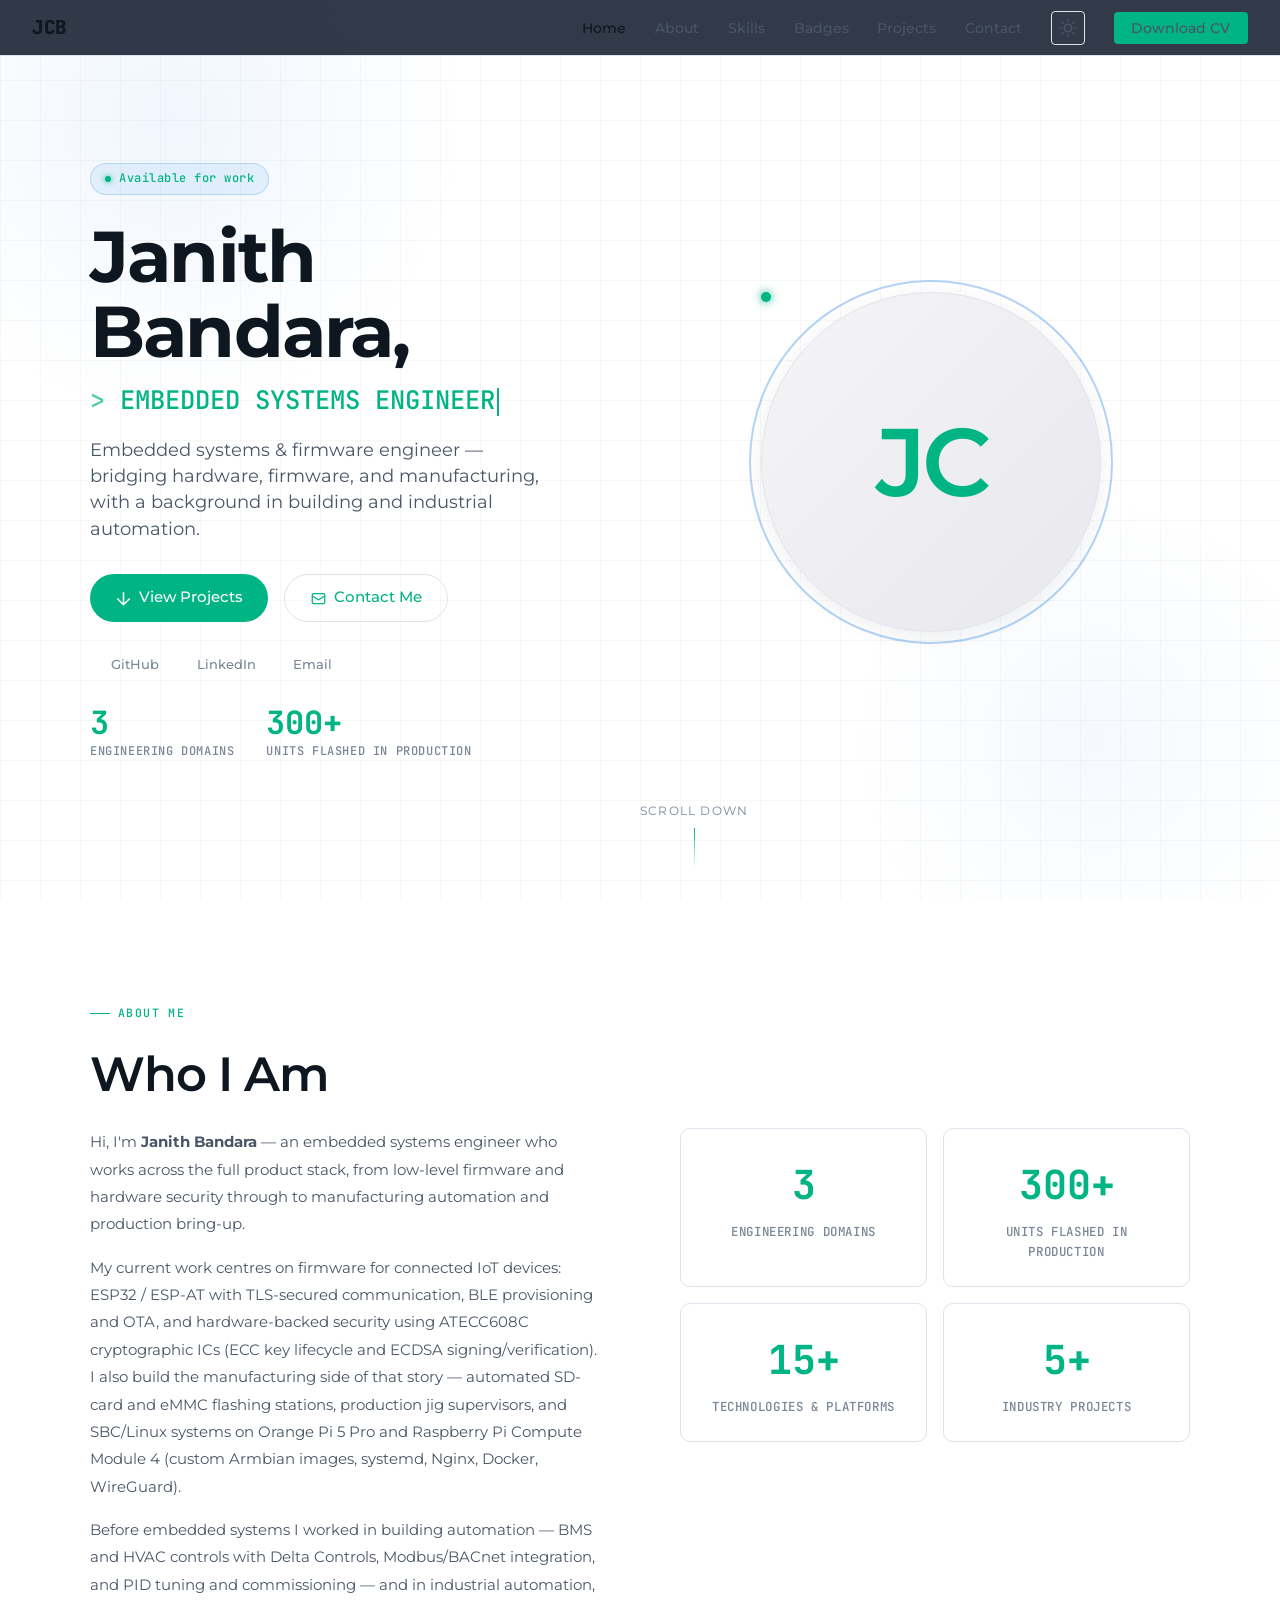
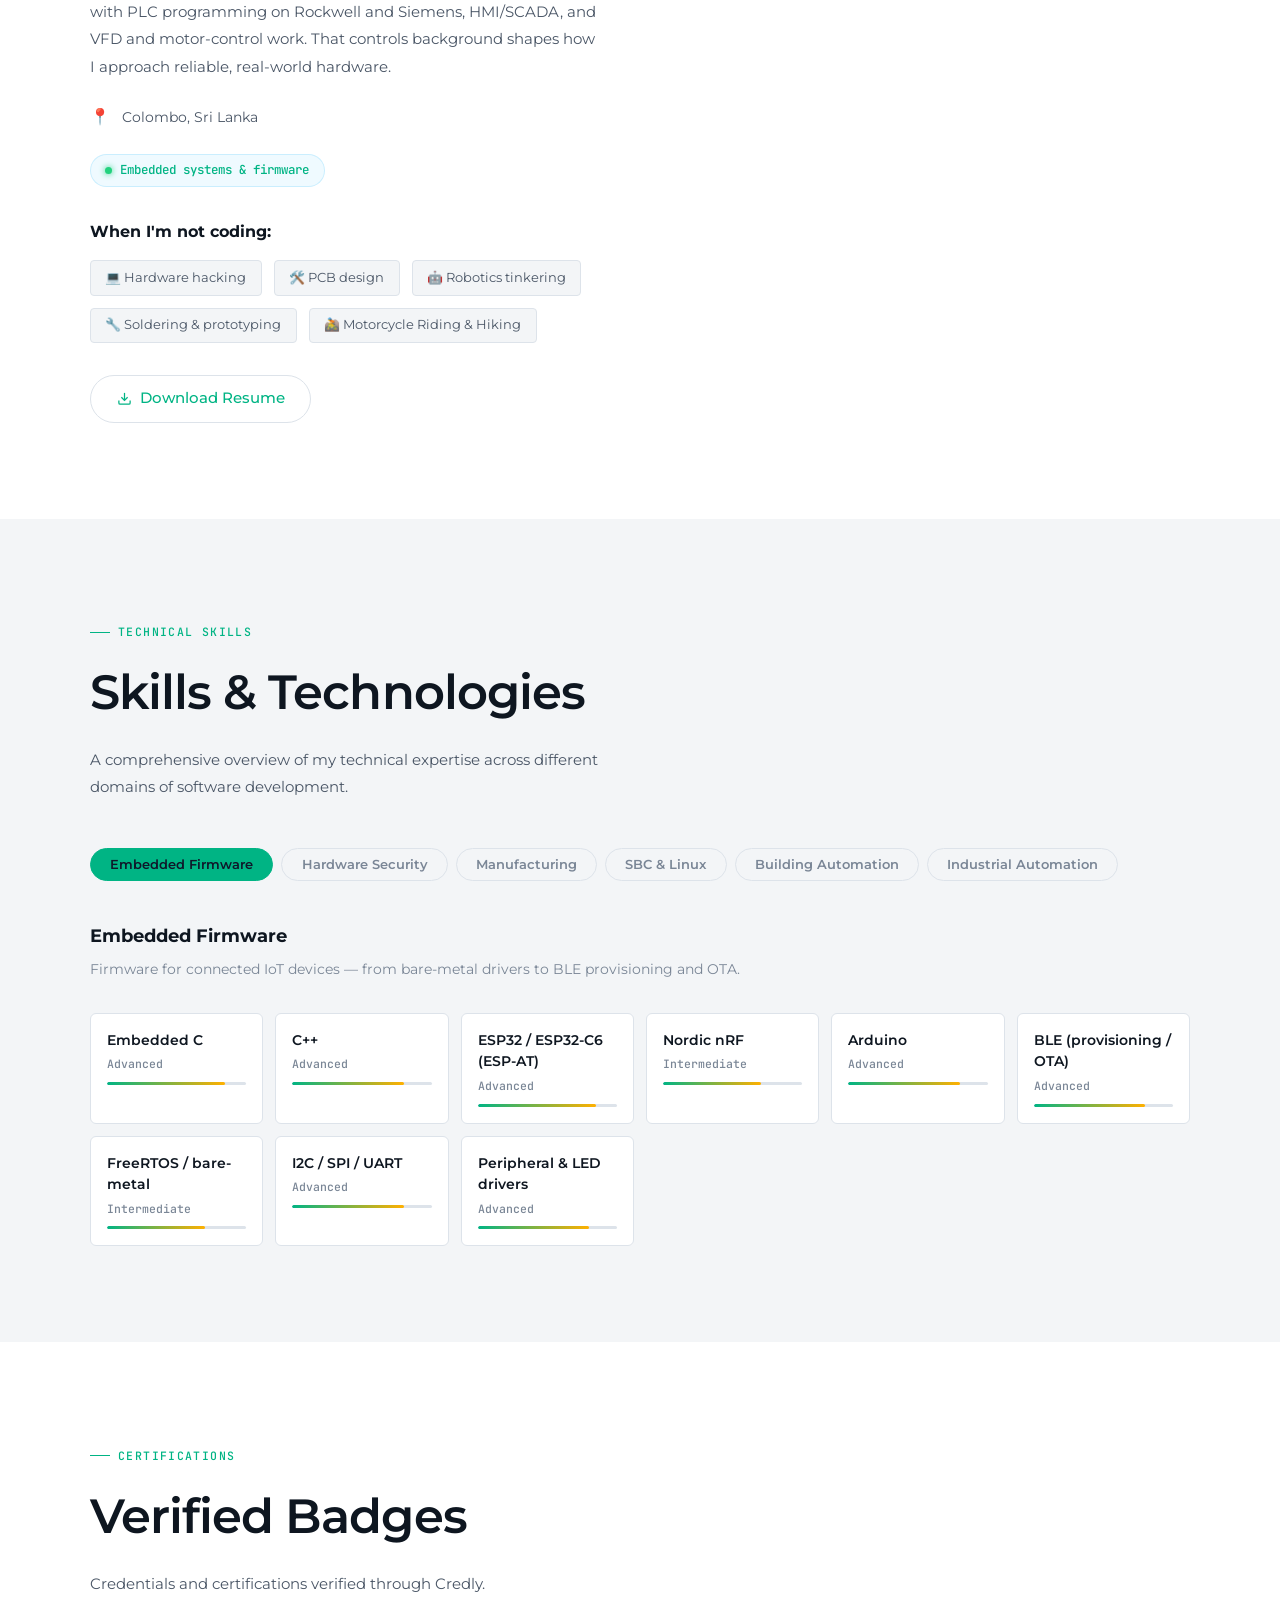
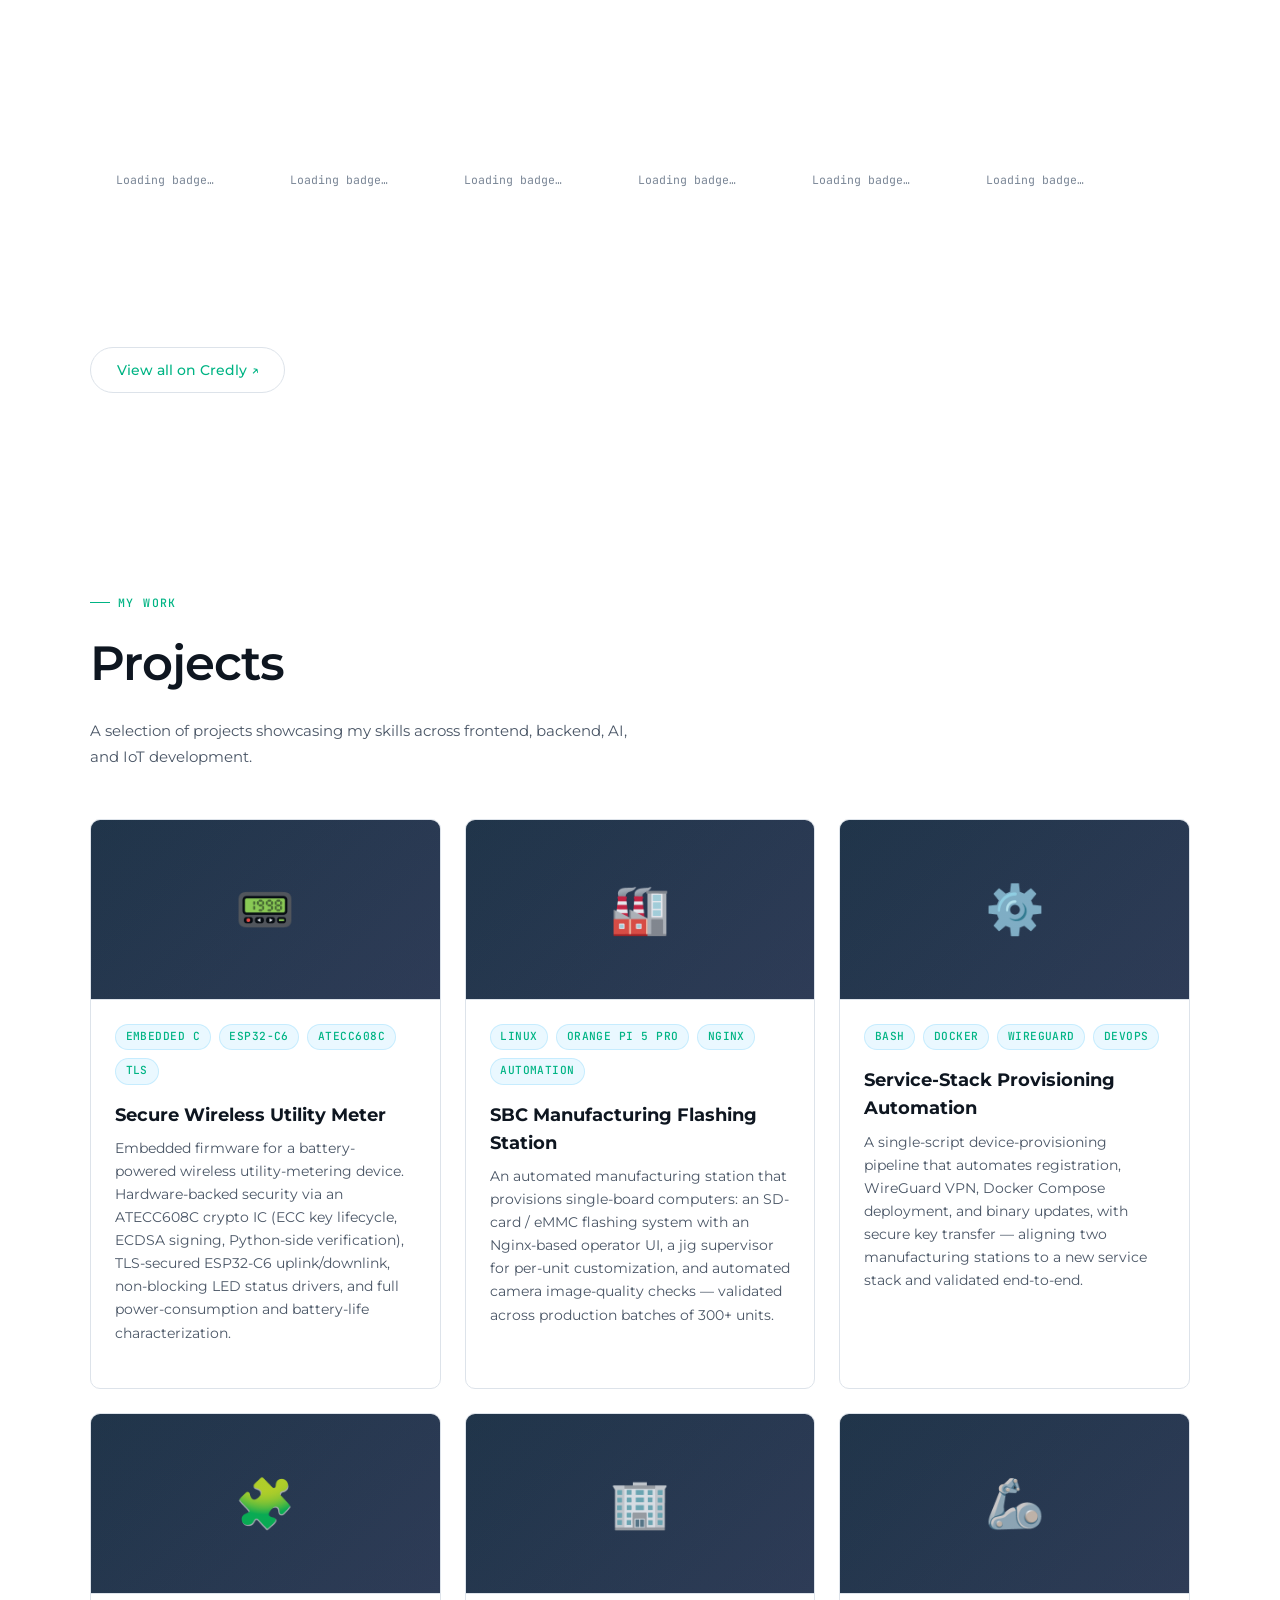
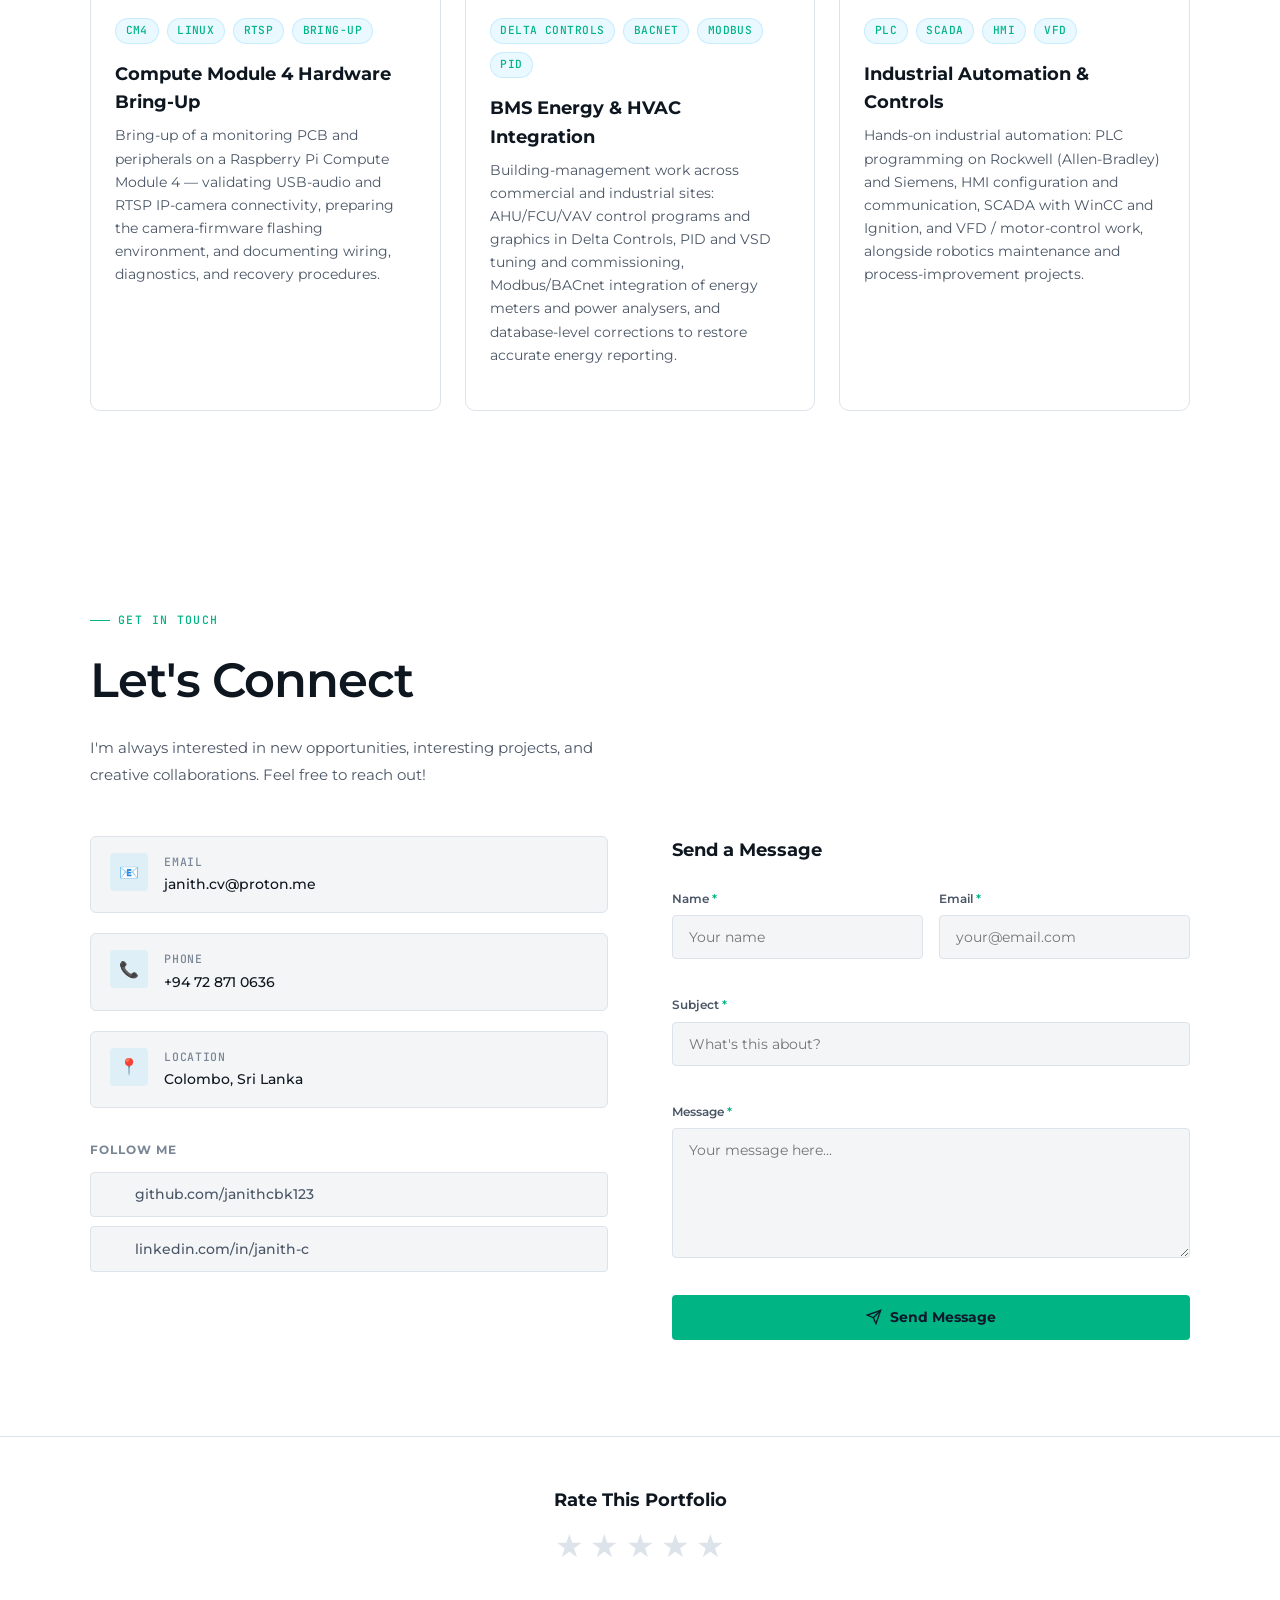
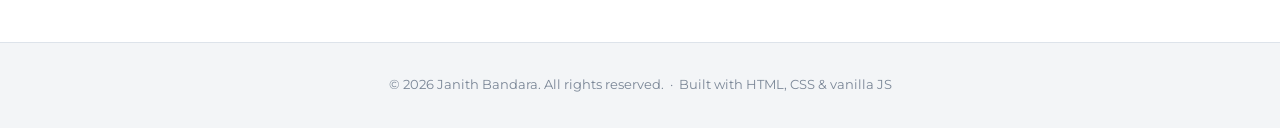
<file: index.html>
<!DOCTYPE html>
<html lang="en" data-theme="dark">
<head>
  <meta charset="UTF-8" />
  <meta name="viewport" content="width=device-width, initial-scale=1.0" />

  <!-- ── SEO / Meta ── -->
  <title>Janith Bandara — Embedded Systems Engineer</title>
  <meta name="description" content="Embedded systems & firmware engineer — firmware, hardware security, and manufacturing automation, with a background in building and industrial automation." />
  <meta name="keywords" content="Embedded Systems, Firmware, ESP32, BLE, Hardware Security, Manufacturing Automation, PLC, SCADA, BMS, IoT" />
  <meta name="author" content="Janith Bandara" />
  <meta name="theme-color" content="#ffffff" />

  <!-- ── Open Graph ── -->
  <meta property="og:type" content="website" />
  <meta property="og:title" content="Janith Bandara — Embedded Systems Engineer" />
  <meta property="og:description" content="Embedded systems & firmware engineer — firmware, hardware security, and manufacturing automation." />
  <meta property="og:image" content="assets/og-image.png" />

  <!-- ── Twitter Card ── -->
  <meta name="twitter:card" content="summary_large_image" />
  <meta name="twitter:title" content="Janith Bandara — Embedded Systems Engineer" />
  <meta name="twitter:description" content="Embedded systems & firmware engineer — firmware, hardware security, and manufacturing automation." />

  <!-- ── Favicon (inline SVG — accent dot) ── -->
  <link rel="icon" href="data:image/svg+xml,<svg xmlns='http://www.w3.org/2000/svg' viewBox='0 0 100 100'><rect width='100' height='100' rx='22' fill='%23f5f5f7'/><text x='50' y='70' font-size='58' font-family='sans-serif' font-weight='bold' fill='%230071e3' text-anchor='middle'>J</text></svg>" />

  <!-- ── Fonts ── -->
  <link rel="preconnect" href="https://fonts.googleapis.com" />
  <link rel="preconnect" href="https://fonts.gstatic.com" crossorigin />
  <link href="https://fonts.googleapis.com/css2?family=Montserrat:wght@300;400;500;600;700;800&family=JetBrains+Mono:wght@400;500;600;700&display=swap" rel="stylesheet" />

  <!-- ── Styles (modular) ── -->
  <link rel="stylesheet" href="css/variables.css" />
  <link rel="stylesheet" href="css/base.css" />
  <link rel="stylesheet" href="css/nav.css" />
  <link rel="stylesheet" href="css/hero.css" />
  <link rel="stylesheet" href="css/about.css" />
  <link rel="stylesheet" href="css/skills.css" />
  <link rel="stylesheet" href="css/badges.css" />
  <link rel="stylesheet" href="css/projects.css" />
  <link rel="stylesheet" href="css/contact.css" />
  <link rel="stylesheet" href="css/footer.css" />
</head>
<body>

  <!-- ══════════ BOOT SEQUENCE ══════════ -->
  <div class="boot-screen" id="boot-screen">
    <div class="boot-terminal" id="boot-terminal"></div>
  </div>

  <!-- Scroll progress bar -->
  <div class="scroll-progress" id="scroll-progress"></div>

  <!-- ══════════ NAV ══════════ -->
  <nav id="nav">
    <a href="#home" class="nav-logo">JCB</a>
    <ul class="nav-links" id="navLinks">
      <li></li>
      <li><a href="#home">Home</a></li>
      <li><a href="#about">About</a></li>
      <li><a href="#skills">Skills</a></li>
      <li><a href="#badges">Badges</a></li>
      <li><a href="#projects">Projects</a></li>
      <li><a href="#contact">Contact</a></li>
      <li>
        <button class="theme-toggle" id="theme-toggle" aria-label="Toggle dark/light theme" title="Toggle theme">
          <svg class="theme-icon-sun" width="18" height="18" viewBox="0 0 24 24" fill="none" stroke="currentColor" stroke-width="2" stroke-linecap="round" stroke-linejoin="round"><circle cx="12" cy="12" r="5"/><line x1="12" y1="1" x2="12" y2="3"/><line x1="12" y1="21" x2="12" y2="23"/><line x1="4.22" y1="4.22" x2="5.64" y2="5.64"/><line x1="18.36" y1="18.36" x2="19.78" y2="19.78"/><line x1="1" y1="12" x2="3" y2="12"/><line x1="21" y1="12" x2="23" y2="12"/><line x1="4.22" y1="19.78" x2="5.64" y2="18.36"/><line x1="18.36" y1="5.64" x2="19.78" y2="4.22"/></svg>
          <svg class="theme-icon-moon" width="18" height="18" viewBox="0 0 24 24" fill="none" stroke="currentColor" stroke-width="2" stroke-linecap="round" stroke-linejoin="round"><path d="M21 12.79A9 9 0 1 1 11.21 3 7 7 0 0 0 21 12.79z"/></svg>
        </button>
      </li>
      <li><a href="cv.html" class="btn-cv" id="cv-btn" target="_blank" rel="noopener">Download CV</a></li>
    </ul>
    <button class="hamburger" id="hamburger" aria-label="Toggle menu">
      <span></span><span></span><span></span>
    </button>
  </nav>

  <!-- ══════════ HERO ══════════ -->
  <section id="home">
    <div class="hero-bg"></div>
    <div class="hero-content">
      <div class="hero-left">
        <div class="hero-label" id="hero-availability">Available for work</div>
        <h1 class="hero-name" id="hero-name">Janith Bandara,</h1>
        <div class="hero-role">
          <span id="typed-text">EMBEDDED SYSTEMS ENGINEER</span><span class="cursor"></span>
        </div>
        <p class="hero-desc" id="hero-tagline">Specializing in integrating AI and IoT systems with expertise in database management.</p>
        <div class="hero-btns">
          <a href="#projects" class="btn-primary">
            <svg width="15" height="15" viewBox="0 0 24 24" fill="none" stroke="currentColor" stroke-width="2.5"><path d="M2 12l10 10 10-10M12 2v20"/></svg>
            View Projects
          </a>
          <a href="#contact" class="btn-outline">
            <svg width="15" height="15" viewBox="0 0 24 24" fill="none" stroke="currentColor" stroke-width="2"><rect x="2" y="4" width="20" height="16" rx="2"/><path d="M2 8l10 6 10-6"/></svg>
            Contact Me
          </a>
        </div>
        <div class="hero-socials" id="hero-socials"></div>
        <div class="hero-stats" id="hero-stats"></div>
      </div>

      <div class="hero-right">
        <div class="hero-avatar-wrap">
          <div class="hero-avatar-ring"></div>
          <div class="avatar-placeholder" id="hero-avatar">JC</div>
        </div>
      </div>
    </div>

    <div class="scroll-hint">
      <span>Scroll down</span>
      <div class="scroll-line"></div>
    </div>
  </section>

  <!-- ══════════ ABOUT ══════════ -->
  <section id="about">
    <div class="section-inner">
      <div class="section-tag reveal">About Me</div>
      <h2 class="section-title reveal">Who I Am</h2>
      <div class="about-grid">
        <div class="about-text reveal">
          <div id="about-paragraphs"></div>
          <div class="about-meta">
            <div class="about-meta-item"><span>📍</span><span id="about-location">Colombo, Sri Lanka</span></div>
          </div>
          <div class="status-badge">
            <span class="status-dot"></span>
            Embedded systems &amp; firmware
          </div>
          <div class="hobbies-title">When I'm not coding:</div>
          <div class="hobbies" id="about-hobbies"></div>
          <div style="margin-top:2rem;">
            <a href="cv.html" class="btn-outline" style="width:fit-content;display:inline-flex;" target="_blank" rel="noopener">
              <svg width="15" height="15" viewBox="0 0 24 24" fill="none" stroke="currentColor" stroke-width="2"><path d="M21 15v4a2 2 0 0 1-2 2H5a2 2 0 0 1-2-2v-4"/><polyline points="7 10 12 15 17 10"/><line x1="12" y1="15" x2="12" y2="3"/></svg>
              Download Resume
            </a>
          </div>
        </div>
        <div class="reveal" style="--reveal-delay:.15s">
          <div class="about-stats" id="about-stats"></div>
        </div>
      </div>
    </div>
  </section>

  <!-- ══════════ SKILLS ══════════ -->
  <section id="skills">
    <div class="section-inner">
      <div class="section-tag reveal">Technical Skills</div>
      <h2 class="section-title reveal">Skills &amp; Technologies</h2>
      <p class="section-desc reveal">A comprehensive overview of my technical expertise across different domains of software development.</p>
      <div class="skills-tabs reveal" id="skills-tabs"></div>
      <div class="reveal" id="skills-panels"></div>
    </div>
  </section>

  <!-- ══════════ BADGES ══════════ -->
  <section id="badges">
    <div class="section-inner">
      <div class="section-tag reveal">Certifications</div>
      <h2 class="section-title reveal">Verified Badges</h2>
      <p class="section-desc reveal">Credentials and certifications verified through Credly.</p>
      <div class="badges-grid reveal" id="badges-grid"></div>
      <div class="reveal" id="badges-cta" style="margin-top:2rem;"></div>
    </div>
  </section>

  <!-- ══════════ PROJECTS ══════════ -->
  <section id="projects">
    <div class="section-inner">
      <div class="section-tag reveal">My Work</div>
      <h2 class="section-title reveal">Projects</h2>
      <p class="section-desc reveal">A selection of projects showcasing my skills across frontend, backend, AI, and IoT development.</p>
      <div class="projects-grid" id="projects-grid"></div>
    </div>
  </section>

  <!-- ══════════ CONTACT ══════════ -->
  <section id="contact">
    <div class="section-inner">
      <div class="section-tag reveal">Get in Touch</div>
      <h2 class="section-title reveal">Let's Connect</h2>
      <p class="section-desc reveal">I'm always interested in new opportunities, interesting projects, and creative collaborations. Feel free to reach out!</p>

      <div class="contact-grid">
        <div class="reveal">
          <div class="contact-info-items" id="contact-info"></div>
          <div class="social-links-title">Follow Me</div>
          <div class="social-links" id="contact-socials"></div>
        </div>

        <div class="reveal" style="--reveal-delay:.15s">
          <div class="form-heading">Send a Message</div>
          <div class="contact-form" id="contact-form">
            <div class="form-row">
              <div class="form-group">
                <label class="form-label" for="cf-name">Name <span>*</span></label>
                <input type="text" class="form-input" id="cf-name" placeholder="Your name" />
                <div class="form-error"></div>
              </div>
              <div class="form-group">
                <label class="form-label" for="cf-email">Email <span>*</span></label>
                <input type="email" class="form-input" id="cf-email" placeholder="your@email.com" />
                <div class="form-error"></div>
              </div>
            </div>
            <div class="form-group">
              <label class="form-label" for="cf-subject">Subject <span>*</span></label>
              <input type="text" class="form-input" id="cf-subject" placeholder="What's this about?" />
              <div class="form-error"></div>
            </div>
            <div class="form-group">
              <label class="form-label" for="cf-message">Message <span>*</span></label>
              <textarea class="form-textarea" id="cf-message" placeholder="Your message here..."></textarea>
              <div class="form-error"></div>
            </div>
            <button class="btn-send" id="cf-submit" type="button">
              <svg width="16" height="16" viewBox="0 0 24 24" fill="none" stroke="currentColor" stroke-width="2"><line x1="22" y1="2" x2="11" y2="13"/><polygon points="22 2 15 22 11 13 2 9 22 2"/></svg>
              Send Message
            </button>
          </div>
        </div>
      </div>
    </div>
  </section>

  <!-- ══════════ RATE PORTFOLIO ══════════ -->
  <div class="rate-portfolio" id="rate-portfolio">
    <div class="rate-inner">
      <div class="rate-title">Rate This Portfolio</div>
      <div class="rate-stars" id="rate-stars" role="radiogroup" aria-label="Rate this portfolio from 1 to 5 stars">
        <button class="rate-star" data-value="1" aria-label="1 star" type="button">★</button>
        <button class="rate-star" data-value="2" aria-label="2 stars" type="button">★</button>
        <button class="rate-star" data-value="3" aria-label="3 stars" type="button">★</button>
        <button class="rate-star" data-value="4" aria-label="4 stars" type="button">★</button>
        <button class="rate-star" data-value="5" aria-label="5 stars" type="button">★</button>
      </div>
      <div class="rate-feedback" id="rate-feedback"></div>
    </div>
  </div>

  <!-- ══════════ FOOTER ══════════ -->
  <footer>
    <p>© <span id="year">2025</span> Janith Bandara. All rights reserved. &nbsp;·&nbsp; Built with HTML, CSS &amp; vanilla JS</p>
  </footer>

  <!-- Back-to-top -->
  <button class="back-to-top" id="back-to-top" aria-label="Back to top">
    <svg width="18" height="18" viewBox="0 0 24 24" fill="none" stroke="currentColor" stroke-width="2.5"><path d="M18 15l-6-6-6 6"/></svg>
  </button>

  <!-- Toast container -->
  <div class="toast-container" id="toast-container"></div>

  <!-- ── Scripts (order matters: data first) ── -->
  <script src="js/data.js"></script>
  <script src="js/theme.js"></script>
  <script src="js/boot.js"></script>
  <script src="js/render.js"></script>
  <script src="js/typing.js"></script>
  <script src="js/skills.js"></script>
  <script src="js/nav.js"></script>
  <script src="js/contact.js"></script>
  <script src="js/rating.js"></script>
  <script src="js/animations.js"></script>
</body>
</html>
</file>
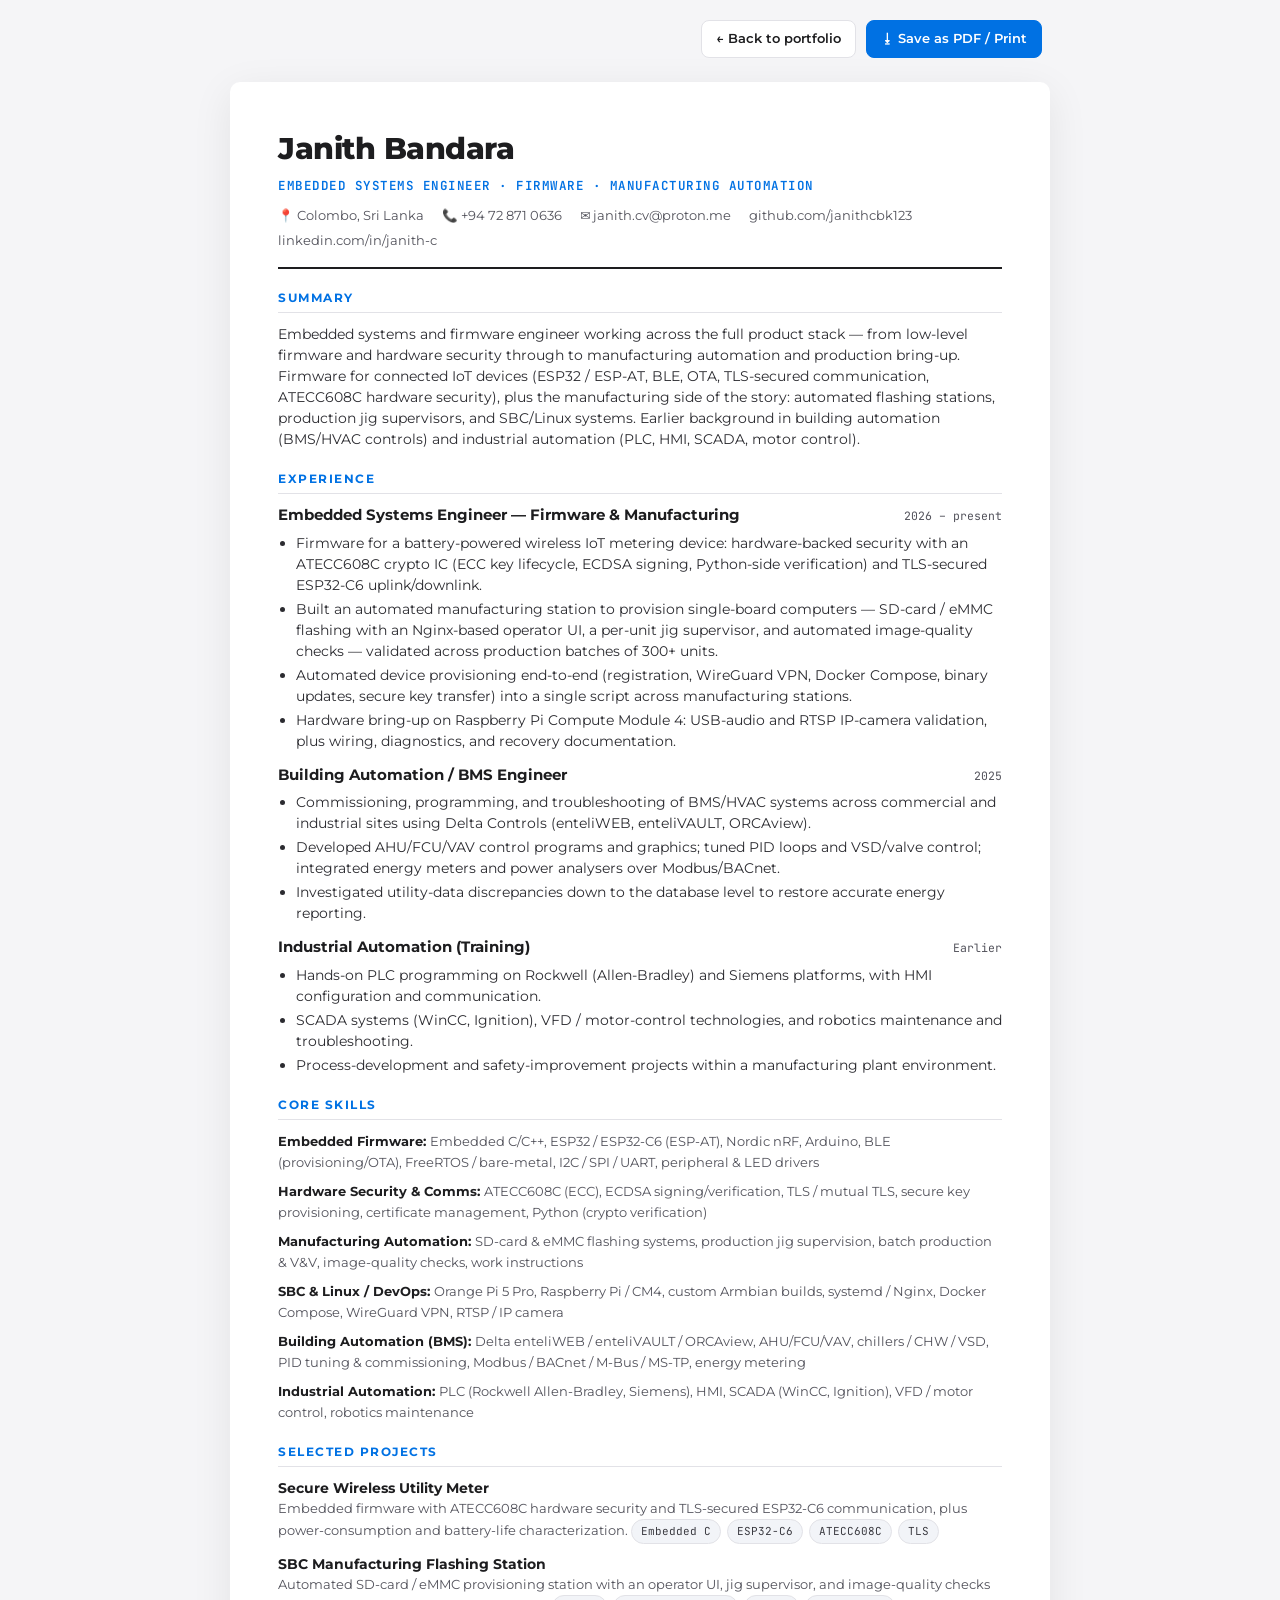
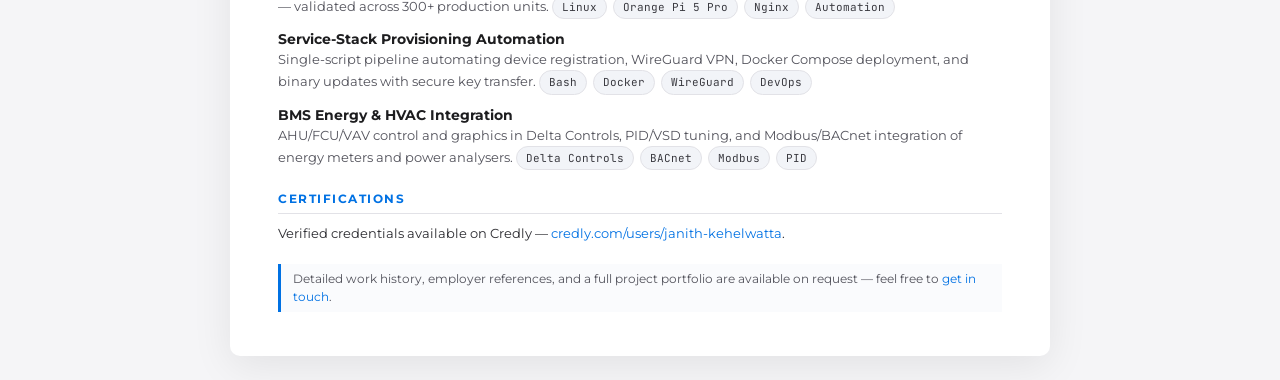
<file: cv.html>
<!DOCTYPE html>
<html lang="en">
<head>
  <meta charset="UTF-8" />
  <meta name="viewport" content="width=device-width, initial-scale=1.0" />
  <title>Janith Bandara — CV</title>
  <meta name="description" content="CV — Janith Bandara, Embedded Systems Engineer." />

  <link rel="preconnect" href="https://fonts.googleapis.com" />
  <link rel="preconnect" href="https://fonts.gstatic.com" crossorigin />
  <link href="https://fonts.googleapis.com/css2?family=Montserrat:wght@400;500;600;700;800&family=JetBrains+Mono:wght@400;500;600&display=swap" rel="stylesheet" />

  <style>
    :root {
      --accent: #0071e3;
      --ink: #1d1d1f;
      --muted: #52525b;
      --line: #e2e2e7;
      --chip: #f2f4f8;
    }
    * { box-sizing: border-box; }
    html, body { margin: 0; padding: 0; }
    body {
      font-family: 'Montserrat', system-ui, sans-serif;
      color: var(--ink);
      background: #f5f5f7;
      line-height: 1.5;
      font-size: 14px;
    }

    /* The printable sheet */
    .sheet {
      max-width: 820px;
      margin: 24px auto;
      background: #fff;
      padding: 44px 48px;
      border-radius: 10px;
      box-shadow: 0 10px 40px rgba(0,0,0,.08);
    }

    /* Toolbar (screen only) */
    .toolbar {
      max-width: 820px;
      margin: 20px auto 0;
      display: flex;
      gap: 10px;
      justify-content: flex-end;
      padding: 0 8px;
    }
    .toolbar a, .toolbar button {
      font: inherit;
      font-size: 13px;
      font-weight: 600;
      cursor: pointer;
      border: 1px solid var(--line);
      background: #fff;
      color: var(--ink);
      padding: 8px 14px;
      border-radius: 8px;
      text-decoration: none;
      display: inline-flex;
      align-items: center;
      gap: 6px;
    }
    .toolbar .print { background: var(--accent); color: #fff; border-color: var(--accent); }

    header.cv-head { border-bottom: 2px solid var(--ink); padding-bottom: 16px; margin-bottom: 20px; }
    .cv-name { font-size: 30px; font-weight: 800; letter-spacing: -.5px; margin: 0; }
    .cv-title {
      font-family: 'JetBrains Mono', monospace;
      color: var(--accent);
      font-size: 12.5px;
      font-weight: 600;
      letter-spacing: .5px;
      text-transform: uppercase;
      margin: 6px 0 12px;
    }
    .cv-contact {
      display: flex;
      flex-wrap: wrap;
      gap: 6px 18px;
      font-size: 12.5px;
      color: var(--muted);
    }
    .cv-contact a { color: var(--muted); text-decoration: none; }
    .cv-contact a:hover { color: var(--accent); }

    section { margin-bottom: 20px; }
    h2.sec {
      font-size: 12px;
      letter-spacing: 1.5px;
      text-transform: uppercase;
      color: var(--accent);
      border-bottom: 1px solid var(--line);
      padding-bottom: 5px;
      margin: 0 0 11px;
    }

    p.summary { margin: 0; color: #2b2b30; }

    .exp { margin-bottom: 13px; }
    .exp:last-child { margin-bottom: 0; }
    .exp-top { display: flex; justify-content: space-between; align-items: baseline; gap: 12px; flex-wrap: wrap; }
    .exp-role { font-weight: 700; font-size: 14.5px; }
    .exp-period { font-family: 'JetBrains Mono', monospace; font-size: 11.5px; color: var(--muted); white-space: nowrap; }
    ul.points { margin: 6px 0 0; padding-left: 18px; }
    ul.points li { margin-bottom: 3px; color: #2b2b30; }

    .skill-group { margin-bottom: 8px; }
    .skill-label { font-weight: 700; font-size: 12.5px; display: inline; }
    .skill-vals { color: var(--muted); font-size: 12.5px; }

    .chips { display: flex; flex-wrap: wrap; gap: 6px; }
    .chip {
      font-family: 'JetBrains Mono', monospace;
      font-size: 11px;
      background: var(--chip);
      border: 1px solid var(--line);
      color: #3a3a40;
      padding: 3px 9px;
      border-radius: 20px;
    }

    .proj { margin-bottom: 10px; }
    .proj-title { font-weight: 700; font-size: 13.5px; }
    .proj-desc { color: var(--muted); font-size: 12.5px; margin-top: 2px; }

    .note {
      font-size: 12px;
      color: var(--muted);
      border-left: 3px solid var(--accent);
      padding: 6px 0 6px 12px;
      background: #fafbfd;
    }

    a.inline { color: var(--accent); text-decoration: none; }
    a.inline:hover { text-decoration: underline; }

    /* ── Print / PDF ── */
    @page { size: A4; margin: 14mm; }
    @media print {
      body { background: #fff; font-size: 11.5px; }
      .toolbar { display: none; }
      .sheet { box-shadow: none; margin: 0; padding: 0; max-width: none; border-radius: 0; }
      a { color: inherit; }
      section { margin-bottom: 14px; }
    }
  </style>
</head>
<body>

  <div class="toolbar">
    <a href="index.html">← Back to portfolio</a>
    <button class="print" onclick="window.print()">⭳ Save as PDF / Print</button>
  </div>

  <main class="sheet">
    <header class="cv-head">
      <h1 class="cv-name">Janith Bandara</h1>
      <div class="cv-title">Embedded Systems Engineer · Firmware · Manufacturing Automation</div>
      <div class="cv-contact">
        <span>📍 Colombo, Sri Lanka</span>
        <a href="tel:+94728710636">📞 +94 72 871 0636</a>
        <a href="mailto:janith.cv@proton.me">✉ janith.cv@proton.me</a>
        <a href="https://github.com/janithcbk123" target="_blank" rel="noopener">github.com/janithcbk123</a>
        <a href="https://www.linkedin.com/in/janith-c/" target="_blank" rel="noopener">linkedin.com/in/janith-c</a>
      </div>
    </header>

    <section>
      <h2 class="sec">Summary</h2>
      <p class="summary">
        Embedded systems and firmware engineer working across the full product stack — from
        low-level firmware and hardware security through to manufacturing automation and
        production bring-up. Firmware for connected IoT devices (ESP32 / ESP-AT, BLE, OTA,
        TLS-secured communication, ATECC608C hardware security), plus the manufacturing side
        of the story: automated flashing stations, production jig supervisors, and SBC/Linux
        systems. Earlier background in building automation (BMS/HVAC controls) and industrial
        automation (PLC, HMI, SCADA, motor control).
      </p>
    </section>

    <section>
      <h2 class="sec">Experience</h2>

      <div class="exp">
        <div class="exp-top">
          <span class="exp-role">Embedded Systems Engineer — Firmware &amp; Manufacturing</span>
          <span class="exp-period">2026 – present</span>
        </div>
        <ul class="points">
          <li>Firmware for a battery-powered wireless IoT metering device: hardware-backed security with an ATECC608C crypto IC (ECC key lifecycle, ECDSA signing, Python-side verification) and TLS-secured ESP32-C6 uplink/downlink.</li>
          <li>Built an automated manufacturing station to provision single-board computers — SD-card / eMMC flashing with an Nginx-based operator UI, a per-unit jig supervisor, and automated image-quality checks — validated across production batches of 300+ units.</li>
          <li>Automated device provisioning end-to-end (registration, WireGuard VPN, Docker Compose, binary updates, secure key transfer) into a single script across manufacturing stations.</li>
          <li>Hardware bring-up on Raspberry Pi Compute Module 4: USB-audio and RTSP IP-camera validation, plus wiring, diagnostics, and recovery documentation.</li>
        </ul>
      </div>

      <div class="exp">
        <div class="exp-top">
          <span class="exp-role">Building Automation / BMS Engineer</span>
          <span class="exp-period">2025</span>
        </div>
        <ul class="points">
          <li>Commissioning, programming, and troubleshooting of BMS/HVAC systems across commercial and industrial sites using Delta Controls (enteliWEB, enteliVAULT, ORCAview).</li>
          <li>Developed AHU/FCU/VAV control programs and graphics; tuned PID loops and VSD/valve control; integrated energy meters and power analysers over Modbus/BACnet.</li>
          <li>Investigated utility-data discrepancies down to the database level to restore accurate energy reporting.</li>
        </ul>
      </div>

      <div class="exp">
        <div class="exp-top">
          <span class="exp-role">Industrial Automation (Training)</span>
          <span class="exp-period">Earlier</span>
        </div>
        <ul class="points">
          <li>Hands-on PLC programming on Rockwell (Allen-Bradley) and Siemens platforms, with HMI configuration and communication.</li>
          <li>SCADA systems (WinCC, Ignition), VFD / motor-control technologies, and robotics maintenance and troubleshooting.</li>
          <li>Process-development and safety-improvement projects within a manufacturing plant environment.</li>
        </ul>
      </div>
    </section>

    <section>
      <h2 class="sec">Core Skills</h2>
      <div class="skill-group"><span class="skill-label">Embedded Firmware:</span> <span class="skill-vals">Embedded C/C++, ESP32 / ESP32-C6 (ESP-AT), Nordic nRF, Arduino, BLE (provisioning/OTA), FreeRTOS / bare-metal, I2C / SPI / UART, peripheral &amp; LED drivers</span></div>
      <div class="skill-group"><span class="skill-label">Hardware Security &amp; Comms:</span> <span class="skill-vals">ATECC608C (ECC), ECDSA signing/verification, TLS / mutual TLS, secure key provisioning, certificate management, Python (crypto verification)</span></div>
      <div class="skill-group"><span class="skill-label">Manufacturing Automation:</span> <span class="skill-vals">SD-card &amp; eMMC flashing systems, production jig supervision, batch production &amp; V&amp;V, image-quality checks, work instructions</span></div>
      <div class="skill-group"><span class="skill-label">SBC &amp; Linux / DevOps:</span> <span class="skill-vals">Orange Pi 5 Pro, Raspberry Pi / CM4, custom Armbian builds, systemd / Nginx, Docker Compose, WireGuard VPN, RTSP / IP camera</span></div>
      <div class="skill-group"><span class="skill-label">Building Automation (BMS):</span> <span class="skill-vals">Delta enteliWEB / enteliVAULT / ORCAview, AHU/FCU/VAV, chillers / CHW / VSD, PID tuning &amp; commissioning, Modbus / BACnet / M-Bus / MS-TP, energy metering</span></div>
      <div class="skill-group"><span class="skill-label">Industrial Automation:</span> <span class="skill-vals">PLC (Rockwell Allen-Bradley, Siemens), HMI, SCADA (WinCC, Ignition), VFD / motor control, robotics maintenance</span></div>
    </section>

    <section>
      <h2 class="sec">Selected Projects</h2>
      <div class="proj">
        <div class="proj-title">Secure Wireless Utility Meter</div>
        <div class="proj-desc">Embedded firmware with ATECC608C hardware security and TLS-secured ESP32-C6 communication, plus power-consumption and battery-life characterization. <span class="chips" style="display:inline-flex;"><span class="chip">Embedded C</span><span class="chip">ESP32-C6</span><span class="chip">ATECC608C</span><span class="chip">TLS</span></span></div>
      </div>
      <div class="proj">
        <div class="proj-title">SBC Manufacturing Flashing Station</div>
        <div class="proj-desc">Automated SD-card / eMMC provisioning station with an operator UI, jig supervisor, and image-quality checks — validated across 300+ production units. <span class="chips" style="display:inline-flex;"><span class="chip">Linux</span><span class="chip">Orange Pi 5 Pro</span><span class="chip">Nginx</span><span class="chip">Automation</span></span></div>
      </div>
      <div class="proj">
        <div class="proj-title">Service-Stack Provisioning Automation</div>
        <div class="proj-desc">Single-script pipeline automating device registration, WireGuard VPN, Docker Compose deployment, and binary updates with secure key transfer. <span class="chips" style="display:inline-flex;"><span class="chip">Bash</span><span class="chip">Docker</span><span class="chip">WireGuard</span><span class="chip">DevOps</span></span></div>
      </div>
      <div class="proj">
        <div class="proj-title">BMS Energy &amp; HVAC Integration</div>
        <div class="proj-desc">AHU/FCU/VAV control and graphics in Delta Controls, PID/VSD tuning, and Modbus/BACnet integration of energy meters and power analysers. <span class="chips" style="display:inline-flex;"><span class="chip">Delta Controls</span><span class="chip">BACnet</span><span class="chip">Modbus</span><span class="chip">PID</span></span></div>
      </div>
    </section>

    <section>
      <h2 class="sec">Certifications</h2>
      <p class="summary" style="font-size:12.5px;">
        Verified credentials available on Credly —
        <a class="inline" href="https://www.credly.com/users/janith-kehelwatta" target="_blank" rel="noopener">credly.com/users/janith-kehelwatta</a>.
      </p>
    </section>

    <section style="margin-bottom:0;">
      <div class="note">
        Detailed work history, employer references, and a full project portfolio are available on request —
        feel free to <a class="inline" href="mailto:janith.cv@proton.me">get in touch</a>.
      </div>
    </section>
  </main>

</body>
</html>
</file>
<file: css/variables.css>
/* ============================================================
   variables.css — Design Tokens (Dual Theme, Embedded-Eng)
   ------------------------------------------------------------
   Two themes switchable via [data-theme] on <html>:
     - dark  (default) : terminal / oscilloscope aesthetic
     - light           : clean technical datasheet aesthetic
   Toggle handled by js/theme.js.
   ============================================================ */

:root {
  /* ── Shared / theme-independent ── */
  --accent:          #00e0a4;   /* circuit teal-green (signal trace) */
  --accent2:         #ffb000;   /* amber (LED / warning) */
  --accent-glow:     rgba(0, 224, 164, 0.18);
  --accent2-glow:    rgba(255, 176, 0, 0.15);

  --success:         #22d27e;
  --success-glow:    rgba(34, 210, 126, 0.18);
  --danger:          #ff5c57;

  /* Layout */
  --nav-height:      56px;
  --max-width:       1100px;
  --section-pad:     6rem 2rem;
  --radius-sm:       4px;        /* tighter, more technical corners */
  --radius-md:       6px;
  --radius-lg:       10px;
  --radius-xl:       14px;
  --radius-full:     9999px;

  /* Typography */
  --font-sans:       'Montserrat', -apple-system, BlinkMacSystemFont, sans-serif;
  --font-display:    'Montserrat', -apple-system, BlinkMacSystemFont, sans-serif;
  --font-mono:       'JetBrains Mono', 'SF Mono', 'Consolas', monospace;

  /* Transitions */
  --transition-fast: 0.18s ease;
  --transition-base: 0.28s ease;
  --transition-slow: 0.45s ease;
}

/* ════════════════════════════════════════
   DARK THEME (default) — terminal / scope
   ════════════════════════════════════════ */
[data-theme="dark"] {
  --bg-primary:      #0a0e14;   /* deep PCB black-blue */
  --bg-secondary:    #11161f;   /* panel */
  --bg-card:         #141b26;
  --bg-card-hover:   #1a2230;

  --text-primary:    #e6edf3;
  --text-secondary:  #8b9bb0;
  --text-muted:      #5c6b80;

  --border:          #232c3b;
  --border-hover:    rgba(0, 224, 164, 0.45);

  --grid-line:       rgba(255, 255, 255, 0.025);

  --shadow-card:     0 8px 30px rgba(0, 0, 0, 0.5);
  --shadow-accent:   0 0 20px rgba(0, 224, 164, 0.12);

  --nav-bg:          rgba(10, 14, 20, 0.78);
  --btn-text:        #06120e;     /* dark text on bright accent */
}

/* ════════════════════════════════════════
   LIGHT THEME — clean datasheet
   ════════════════════════════════════════ */
[data-theme="light"] {
  --bg-primary:      #ffffff;
  --bg-secondary:    #f3f5f7;
  --bg-card:         #ffffff;
  --bg-card-hover:   #f8fafb;

  --text-primary:    #0e1620;
  --text-secondary:  #4a5666;
  --text-muted:      #7a8696;

  --border:          #dde3ea;
  --border-hover:    rgba(0, 180, 132, 0.5);

  --grid-line:       rgba(0, 0, 0, 0.03);

  --accent:          #00b484;   /* slightly darker green for contrast on white */
  --accent-glow:     rgba(0, 180, 132, 0.14);

  --shadow-card:     0 4px 20px rgba(0, 0, 0, 0.07);
  --shadow-accent:   0 4px 18px rgba(0, 180, 132, 0.16);

  --nav-bg:          rgba(255, 255, 255, 0.78);
  --btn-text:        #ffffff;     /* white text on accent */
}

/* Smooth theme transition on color-bearing properties */
body,
nav,
section,
.project-card,
.skill-badge,
.about-stat-card,
.contact-info-item,
.social-link,
.skill-tab,
.form-input,
.form-textarea {
  transition: background-color var(--transition-base),
              border-color var(--transition-base),
              color var(--transition-base);
}
</file>
<file: css/base.css>
/* ============================================================
   base.css — Reset, Body, Typography, Utilities, Scrollbar
   ============================================================ */

*, *::before, *::after {
  box-sizing: border-box;
  margin: 0;
  padding: 0;
}

html {
  scroll-behavior: smooth;
}

body {
  font-family: var(--font-sans);
  background: var(--bg-primary);
  color: var(--text-primary);
  overflow-x: hidden;
  line-height: 1.6;
}

/* ── Scrollbar ── */
::-webkit-scrollbar { width: 6px; }
::-webkit-scrollbar-track { background: var(--bg-primary); }
::-webkit-scrollbar-thumb { background: var(--accent); border-radius: 3px; }

/* ── Sections ── */
section { padding: var(--section-pad); }

.section-inner {
  max-width: var(--max-width);
  margin: 0 auto;
}

/* ── Section Labels ── */
.section-tag {
  display: inline-flex;
  align-items: center;
  gap: .5rem;
  font-size: .72rem;
  font-weight: 700;
  letter-spacing: .12em;
  text-transform: uppercase;
  color: var(--accent);
  margin-bottom: .8rem;
}
.section-tag::before {
  content: '';
  width: 20px;
  height: 1px;
  background: var(--accent);
}

.section-title {
  font-family: var(--font-display);
  font-size: clamp(2rem, 4vw, 3rem);
  font-weight: 600;
  letter-spacing: -0.02em;
  color: var(--text-primary);
  margin-bottom: 1rem;
}

.section-desc {
  color: var(--text-secondary);
  font-size: .95rem;
  max-width: 560px;
  line-height: 1.75;
  margin-bottom: 3rem;
}

/* ── Shared Buttons ── */
.btn-primary {
  background: var(--accent);
  color: #fff;
  padding: .7rem 1.6rem;
  border-radius: var(--radius-full);
  font-weight: 500;
  font-size: .92rem;
  text-decoration: none;
  transition: all var(--transition-base);
  display: inline-flex;
  align-items: center;
  gap: .5rem;
}
.btn-primary:hover {
  background: #0077ed;
  transform: scale(1.02);
}

.btn-outline {
  background: transparent;
  color: var(--accent);
  border: 1px solid var(--border);
  padding: .7rem 1.6rem;
  border-radius: var(--radius-full);
  font-weight: 500;
  font-size: .92rem;
  text-decoration: none;
  transition: all var(--transition-base);
  display: inline-flex;
  align-items: center;
  gap: .5rem;
}
.btn-outline:hover {
  background: var(--accent);
  border-color: var(--accent);
  color: #fff;
  transform: scale(1.02);
}

/* ── Animations ── */
@keyframes fadeInUp {
  from { opacity: 0; transform: translateY(20px); }
  to   { opacity: 1; transform: translateY(0); }
}

@keyframes float {
  0%, 100% { transform: translateY(0); }
  50%       { transform: translateY(-30px); }
}

@keyframes spin {
  from { transform: rotate(0deg); }
  to   { transform: rotate(360deg); }
}

@keyframes blink {
  50% { opacity: 0; }
}

@keyframes pulse-dot {
  0%, 100% { opacity: 1; transform: scale(1); }
  50%       { opacity: .5; transform: scale(.8); }
}

@keyframes scroll-line {
  0%, 100% { opacity: 1; transform: scaleY(1) translateY(0); }
  50%       { opacity: .4; transform: scaleY(.6) translateY(5px); }
}
</file>
<file: css/nav.css>
/* ============================================================
   nav.css — Top Navigation Bar
   ============================================================ */

nav {
  position: fixed;
  top: 0; left: 0; right: 0;
  z-index: 100;
  height: var(--nav-height);
  background: rgba(15, 23, 42, 0.85);
  backdrop-filter: blur(12px);
  border-bottom: 1px solid var(--border);
  display: flex;
  align-items: center;
  justify-content: space-between;
  padding: 0 2rem;
  transition: background var(--transition-slow);
}

/* ── Logo ── */
.nav-logo {
  font-family: var(--font-display);
  font-weight: 800;
  font-size: 1.2rem;
  color: var(--text-primary);
  text-decoration: none;
  letter-spacing: -0.02em;
}
.nav-logo span { color: var(--accent); }

/* ── Links ── */
.nav-links {
  display: flex;
  gap: 1.8rem;
  list-style: none;
  align-items: center;
}
.nav-links a {
  color: var(--text-secondary);
  text-decoration: none;
  font-size: .875rem;
  font-weight: 500;
  transition: color var(--transition-fast);
}
.nav-links a:hover,
.nav-links a.active { color: var(--text-primary); }

/* ── CV Button ── */
.btn-cv {
  background: var(--accent);
  color: #0f172a;
  padding: .45rem 1.1rem;
  border-radius: var(--radius-sm);
  font-weight: 600;
  font-size: .8rem;
  text-decoration: none;
  transition: opacity var(--transition-fast);
  white-space: nowrap;
}
.btn-cv:hover { opacity: .85; color: #0f172a; }

/* ── Hamburger ── */
.hamburger {
  display: none;
  flex-direction: column;
  gap: 5px;
  cursor: pointer;
  background: none;
  border: none;
  padding: 4px;
}
.hamburger span {
  display: block;
  width: 24px; height: 2px;
  background: var(--text-primary);
  border-radius: 2px;
  transition: all var(--transition-base);
}

/* ── Responsive ── */
@media (max-width: 700px) {
  nav { padding: 0 1.25rem; }

  .nav-links {
    display: none;
    flex-direction: column;
    position: absolute;
    top: var(--nav-height);
    left: 0; right: 0;
    background: var(--bg-secondary);
    border-bottom: 1px solid var(--border);
    padding: 1.5rem;
    gap: 1rem;
  }
  .nav-links.open { display: flex; }
  .hamburger { display: flex; }
}
</file>
<file: css/hero.css>
/* ============================================================
   hero.css — Hero / Landing Section
   ============================================================ */

#home {
  min-height: 100vh;
  display: flex;
  align-items: center;
  padding: calc(var(--nav-height) + 2rem) 2rem 4rem;
  position: relative;
  overflow: hidden;
}

/* ── Animated Background Blobs ── */
.hero-bg {
  position: absolute;
  inset: 0;
  pointer-events: none;
  z-index: 0;
}
.hero-bg::before {
  content: '';
  position: absolute;
  top: -20%; left: -10%;
  width: 600px; height: 600px;
  background: radial-gradient(circle, rgba(0,113,227,.06) 0%, transparent 70%);
  border-radius: 50%;
  animation: float 8s ease-in-out infinite;
}
.hero-bg::after {
  content: '';
  position: absolute;
  bottom: -10%; right: -5%;
  width: 500px; height: 500px;
  background: radial-gradient(circle, rgba(0,113,227,.04) 0%, transparent 70%);
  border-radius: 50%;
  animation: float 10s ease-in-out infinite reverse;
}

/* ── Grid Layout ── */
.hero-content {
  position: relative;
  z-index: 1;
  max-width: var(--max-width);
  margin: 0 auto;
  display: grid;
  grid-template-columns: 1fr 1fr;
  gap: 4rem;
  align-items: center;
  width: 100%;
}

/* ── Availability Label ── */
.hero-label {
  display: inline-flex;
  align-items: center;
  gap: .5rem;
  background: rgba(0,113,227,.08);
  border: 1px solid rgba(0,113,227,.2);
  color: var(--accent);
  font-size: .75rem;
  font-weight: 600;
  letter-spacing: .04em;
  padding: .35rem .9rem;
  border-radius: var(--radius-full);
  margin-bottom: 1.5rem;
  animation: fadeInUp .6s ease both;
}
.hero-label::before {
  content: '';
  width: 6px; height: 6px;
  background: var(--accent);
  border-radius: 50%;
  box-shadow: 0 0 6px var(--accent);
  animation: pulse-dot 1.5s ease infinite;
}

/* ── Name & Role ── */
.hero-name {
  font-family: var(--font-display);
  font-size: clamp(2.8rem, 6vw, 4.5rem);
  font-weight: 700;
  line-height: 1.05;
  letter-spacing: -0.025em;
  color: var(--text-primary);
  animation: fadeInUp .6s .1s ease both;
}

.hero-role {
  font-family: var(--font-display);
  font-size: clamp(1.1rem, 2.5vw, 1.6rem);
  font-weight: 600;
  color: var(--accent);
  margin: .6rem 0 1rem;
  animation: fadeInUp .6s .2s ease both;
}
.hero-role .cursor {
  display: inline-block;
  width: 2px; height: 1.1em;
  background: var(--accent);
  margin-left: 2px;
  vertical-align: middle;
  animation: blink .8s step-end infinite;
}

.hero-desc {
  font-size: 1.1rem;
  font-weight: 400;
  letter-spacing: 0;
  text-transform: none;
  color: var(--text-secondary);
  max-width: 460px;
  line-height: 1.5;
  margin-bottom: 2rem;
  animation: fadeInUp .6s .3s ease both;
}

/* ── CTA Buttons ── */
.hero-btns {
  display: flex;
  gap: 1rem;
  flex-wrap: wrap;
  animation: fadeInUp .6s .4s ease both;
  margin-bottom: 2rem;
}

/* ── Social Links ── */
.hero-socials {
  display: flex;
  gap: 1rem;
  flex-wrap: wrap;
  animation: fadeInUp .6s .5s ease both;
}
.hero-socials a {
  color: var(--text-muted);
  text-decoration: none;
  font-size: .82rem;
  font-weight: 500;
  display: flex;
  align-items: center;
  gap: .4rem;
  transition: color var(--transition-fast);
}
.hero-socials a:hover { color: var(--accent); }

/* ── Stats Row ── */
.hero-stats {
  display: flex;
  gap: 2rem;
  margin-top: 2rem;
  animation: fadeInUp .6s .6s ease both;
}
.stat { text-align: left; }
.stat-number {
  font-family: var(--font-display);
  font-size: 2rem;
  font-weight: 600;
  color: var(--accent);
  line-height: 1;
}
.stat-label {
  font-size: .75rem;
  color: var(--text-muted);
  text-transform: uppercase;
  letter-spacing: .05em;
  margin-top: .2rem;
}

/* ── Avatar ── */
.hero-right {
  display: flex;
  justify-content: center;
  align-items: center;
  animation: fadeInUp .8s .3s ease both;
}
.hero-avatar-wrap {
  position: relative;
  width: 340px; height: 340px;
}
.hero-avatar-ring {
  position: absolute;
  inset: -12px;
  border-radius: 50%;
  border: 2px solid rgba(0,113,227,.3);
  animation: spin 20s linear infinite;
}
.hero-avatar-ring::before {
  content: '';
  position: absolute;
  top: 10px; left: 10px;
  width: 10px; height: 10px;
  background: var(--accent);
  border-radius: 50%;
  box-shadow: 0 0 10px var(--accent);
}
.avatar-placeholder {
  width: 340px; height: 340px;
  border-radius: 50%;
  background: linear-gradient(135deg, #f5f5f7, #e8e8ed);
  border: 1px solid var(--border);
  display: flex;
  align-items: center;
  justify-content: center;
  font-family: var(--font-display);
  font-size: 6rem;
  font-weight: 600;
  color: var(--accent);
  position: relative;
  z-index: 1;
  letter-spacing: -0.05em;
  user-select: none;
  box-shadow: var(--shadow-card);
}

/* ── Scroll Hint ── */
.scroll-hint {
  position: absolute;
  bottom: 2rem;
  left: 50%;
  transform: translateX(-50%);
  display: flex;
  flex-direction: column;
  align-items: center;
  gap: .5rem;
  color: var(--text-muted);
  font-size: .75rem;
  text-transform: uppercase;
  letter-spacing: .1em;
  z-index: 1;
  animation: fadeInUp 1s .8s ease both;
}
.scroll-line {
  width: 1px; height: 40px;
  background: linear-gradient(to bottom, var(--accent), transparent);
  animation: scroll-line 1.5s ease-in-out infinite;
}

/* ── Responsive ── */
@media (max-width: 900px) {
  .hero-content { grid-template-columns: 1fr; text-align: center; gap: 3rem; }
  .hero-btns    { justify-content: center; }
  .hero-socials { justify-content: center; }
  .hero-stats   { justify-content: center; }
  .hero-right   { order: -1; }
}
@media (max-width: 700px) {
  section { padding: 4rem 1.25rem; }
  .hero-avatar-wrap,
  .avatar-placeholder { width: 220px; height: 220px; }
  .avatar-placeholder { font-size: 4rem; }
}
</file>
<file: css/about.css>
/* ============================================================
   about.css — About Section
   ============================================================ */

#about { background: var(--bg-primary); }

.about-grid {
  display: grid;
  grid-template-columns: 1fr 1fr;
  gap: 5rem;
  align-items: start;
}

/* ── Text Column ── */
.about-text p {
  color: var(--text-secondary);
  font-size: .95rem;
  line-height: 1.8;
  margin-bottom: 1rem;
}

.about-meta {
  display: flex;
  flex-direction: column;
  gap: .6rem;
  margin-top: 1.5rem;
}
.about-meta-item {
  display: flex;
  align-items: center;
  gap: .75rem;
  font-size: .875rem;
  color: var(--text-secondary);
}
.about-meta-item span:first-child { color: var(--accent); font-size: 1rem; }

/* ── Status Badge ── */
.status-badge {
  display: inline-flex;
  align-items: center;
  gap: .5rem;
  background: rgba(56,189,248,.08);
  border: 1px solid rgba(56,189,248,.2);
  padding: .35rem .9rem;
  border-radius: var(--radius-full);
  font-size: .78rem;
  color: var(--accent);
  font-weight: 500;
  margin-top: 1.5rem;
}
.status-dot {
  width: 7px; height: 7px;
  background: var(--success);
  border-radius: 50%;
  box-shadow: 0 0 6px var(--success);
  animation: pulse-dot 1.5s infinite;
}

/* ── Hobbies ── */
.hobbies-title {
  font-family: var(--font-display);
  font-weight: 700;
  font-size: 1rem;
  margin: 2rem 0 1rem;
  color: var(--text-primary);
}
.hobbies { display: flex; gap: .75rem; flex-wrap: wrap; }
.hobby {
  background: var(--bg-secondary);
  border: 1px solid var(--border);
  padding: .4rem .9rem;
  border-radius: var(--radius-sm);
  font-size: .8rem;
  color: var(--text-secondary);
  display: flex;
  align-items: center;
  gap: .4rem;
}

/* ── Stats Grid ── */
.about-stats {
  display: grid;
  grid-template-columns: 1fr 1fr;
  gap: 1rem;
}
.about-stat-card {
  background: var(--bg-card);
  border: 1px solid var(--border);
  border-radius: var(--radius-lg);
  padding: 1.5rem;
  text-align: center;
  transition: border-color var(--transition-base);
}
.about-stat-card:hover { border-color: var(--accent); }
.about-stat-num {
  font-family: var(--font-display);
  font-size: 2.5rem;
  font-weight: 800;
  color: var(--accent);
}
.about-stat-label {
  font-size: .78rem;
  color: var(--text-muted);
  text-transform: uppercase;
  letter-spacing: .05em;
  margin-top: .3rem;
}

/* ── Responsive ── */
@media (max-width: 900px) {
  .about-grid { grid-template-columns: 1fr; gap: 3rem; }
}
</file>
<file: css/skills.css>
/* ============================================================
   skills.css — Skills & Technologies Section
   ============================================================ */

#skills { background: var(--bg-secondary); }

/* ── Tab Bar ── */
.skills-tabs {
  display: flex;
  gap: .5rem;
  flex-wrap: wrap;
  margin-bottom: 2.5rem;
}
.skill-tab {
  background: transparent;
  border: 1px solid var(--border);
  color: var(--text-muted);
  padding: .5rem 1.2rem;
  border-radius: var(--radius-full);
  font-size: .8rem;
  font-weight: 600;
  cursor: pointer;
  transition: all var(--transition-base);
  font-family: var(--font-sans);
}
.skill-tab:hover,
.skill-tab.active {
  background: var(--accent);
  border-color: var(--accent);
  color: #0f172a;
}

/* ── Panels ── */
.skills-panel { display: none; }
.skills-panel.active { display: block; }

.skill-panel-title {
  font-family: var(--font-display);
  font-size: 1.15rem;
  font-weight: 700;
  margin-bottom: .5rem;
  color: var(--text-primary);
}
.skill-panel-desc {
  font-size: .85rem;
  color: var(--text-muted);
  margin-bottom: 2rem;
}

/* ── Skills Grid ── */
.skills-grid {
  display: grid;
  grid-template-columns: repeat(auto-fill, minmax(150px, 1fr));
  gap: .75rem;
}
.skill-badge {
  background: var(--bg-primary);
  border: 1px solid var(--border);
  border-radius: var(--radius-md);
  padding: 1rem;
  transition: all var(--transition-base);
  cursor: default;
}
.skill-badge:hover {
  border-color: var(--accent);
  transform: translateY(-2px);
  box-shadow: var(--shadow-accent);
}
.skill-badge-name {
  font-size: .85rem;
  font-weight: 600;
  color: var(--text-primary);
  margin-bottom: .25rem;
}
.skill-badge-level {
  font-size: .72rem;
  color: var(--text-muted);
}
.skill-bar {
  height: 3px;
  background: var(--border);
  border-radius: 2px;
  margin-top: .5rem;
  overflow: hidden;
}
.skill-bar-fill {
  height: 100%;
  background: var(--accent);
  border-radius: 2px;
  transition: width .6s ease;
}
</file>
<file: css/badges.css>
/* ============================================================
   badges.css — Credly Certifications Section (official embed)
   ============================================================ */

#badges { background: var(--bg-primary); }

/* Grid lays out Credly's embedded badge iframes */
.badges-grid {
  display: flex;
  flex-wrap: wrap;
  gap: 1.5rem;
  align-items: flex-start;
}

/* Each embed slot — Credly injects an <iframe> in here */
.badge-embed {
  min-width: 150px;
  min-height: 270px;
  display: flex;
  align-items: center;
  justify-content: center;
}

/* Subtle placeholder while Credly's script loads the iframe */
.badge-embed:empty::before {
  content: 'Loading badge…';
  font-family: var(--font-mono);
  font-size: .72rem;
  color: var(--text-muted);
}

/* Credly iframes sit on a white card so they read well in dark mode */
.badge-embed iframe {
  background: #ffffff;
  border-radius: var(--radius-md);
  box-shadow: var(--shadow-card);
}

/* ── Responsive ── */
@media (max-width: 700px) {
  .badges-grid { gap: 1rem; justify-content: center; }
}
</file>
<file: css/projects.css>
/* ============================================================
   projects.css — Projects Section
   ============================================================ */

#projects { background: var(--bg-primary); }

/* ── Grid ── */
.projects-grid {
  display: grid;
  grid-template-columns: repeat(auto-fill, minmax(340px, 1fr));
  gap: 1.5rem;
}

/* ── Card ── */
.project-card {
  background: var(--bg-card);
  border: 1px solid var(--border);
  border-radius: var(--radius-lg);
  overflow: hidden;
  transition: all var(--transition-base);
  display: flex;
  flex-direction: column;
}
.project-card:hover {
  border-color: var(--border-hover);
  transform: translateY(-4px);
  box-shadow: var(--shadow-card);
}

/* ── Card Image / Banner ── */
.project-img {
  height: 180px;
  background: linear-gradient(135deg, #1e293b, #273549);
  display: flex;
  align-items: center;
  justify-content: center;
  font-size: 3rem;
  border-bottom: 1px solid var(--border);
  overflow: hidden;
  position: relative;
}
.project-img-overlay {
  position: absolute;
  inset: 0;
  background: linear-gradient(135deg,
    rgba(56,189,248,.08),
    rgba(129,140,248,.08));
}

/* ── Card Body ── */
.project-body {
  padding: 1.5rem;
  flex: 1;
  display: flex;
  flex-direction: column;
}

.project-tags {
  display: flex;
  gap: .5rem;
  flex-wrap: wrap;
  margin-bottom: 1rem;
}
.project-tag {
  font-size: .7rem;
  font-weight: 600;
  background: rgba(56,189,248,.1);
  color: var(--accent);
  border: 1px solid rgba(56,189,248,.2);
  padding: .2rem .6rem;
  border-radius: var(--radius-full);
  text-transform: uppercase;
  letter-spacing: .04em;
}

.project-title {
  font-family: var(--font-display);
  font-size: 1.1rem;
  font-weight: 700;
  margin-bottom: .5rem;
  color: var(--text-primary);
}

.project-desc {
  font-size: .85rem;
  color: var(--text-secondary);
  line-height: 1.7;
  flex: 1;
  margin-bottom: 1.2rem;
}

/* ── Card Links ── */
.project-links { display: flex; gap: .75rem; }
.project-link {
  font-size: .8rem;
  font-weight: 600;
  color: var(--text-secondary);
  text-decoration: none;
  display: flex;
  align-items: center;
  gap: .3rem;
  transition: color var(--transition-fast);
}
.project-link:hover { color: var(--accent); }

/* ── Responsive ── */
@media (max-width: 700px) {
  .projects-grid { grid-template-columns: 1fr; }
}
</file>
<file: css/contact.css>
/* ============================================================
   contact.css — Contact Section
   ============================================================ */

#contact { background: var(--bg-primary); }

/* ── Two-column Layout ── */
.contact-grid {
  display: grid;
  grid-template-columns: 1fr 1fr;
  gap: 4rem;
  align-items: start;
}

/* ── Info Cards ── */
.contact-info-items {
  display: flex;
  flex-direction: column;
  gap: 1.25rem;
  margin-bottom: 2rem;
}
.contact-info-item {
  display: flex;
  align-items: flex-start;
  gap: 1rem;
  background: var(--bg-secondary);
  border: 1px solid var(--border);
  padding: 1rem 1.2rem;
  border-radius: var(--radius-md);
  transition: border-color var(--transition-base);
}
.contact-info-item:hover { border-color: rgba(56,189,248,.3); }
.contact-icon {
  width: 38px; height: 38px;
  background: rgba(56,189,248,.1);
  border-radius: var(--radius-sm);
  display: flex;
  align-items: center;
  justify-content: center;
  font-size: 1rem;
  flex-shrink: 0;
}
.contact-info-label {
  font-size: .72rem;
  color: var(--text-muted);
  text-transform: uppercase;
  letter-spacing: .06em;
}
.contact-info-val {
  font-size: .9rem;
  color: var(--text-primary);
  font-weight: 500;
  margin-top: .1rem;
}

/* ── Social Links ── */
.social-links-title {
  font-size: .78rem;
  font-weight: 700;
  color: var(--text-muted);
  text-transform: uppercase;
  letter-spacing: .08em;
  margin-bottom: .75rem;
  margin-top: 1.5rem;
}
.social-links {
  display: flex;
  flex-direction: column;
  gap: .6rem;
}
.social-link {
  display: flex;
  align-items: center;
  gap: .75rem;
  color: var(--text-secondary);
  text-decoration: none;
  font-size: .875rem;
  font-weight: 500;
  padding: .65rem 1rem;
  background: var(--bg-secondary);
  border: 1px solid var(--border);
  border-radius: var(--radius-sm);
  transition: all var(--transition-base);
}
.social-link:hover {
  border-color: rgba(56,189,248,.3);
  color: var(--accent);
}

/* ── Form ── */
.form-heading {
  font-family: var(--font-display);
  font-size: 1.1rem;
  font-weight: 700;
  margin-bottom: 1.5rem;
  color: var(--text-primary);
}
.contact-form {
  display: flex;
  flex-direction: column;
  gap: 1rem;
}
.form-group {
  display: flex;
  flex-direction: column;
  gap: .4rem;
}
.form-label {
  font-size: .78rem;
  font-weight: 600;
  color: var(--text-secondary);
}
.form-label span { color: var(--accent); }

.form-input,
.form-textarea {
  background: var(--bg-secondary);
  border: 1px solid var(--border);
  border-radius: var(--radius-sm);
  color: var(--text-primary);
  font-family: var(--font-sans);
  font-size: .875rem;
  padding: .75rem 1rem;
  outline: none;
  transition: border-color var(--transition-fast);
  resize: vertical;
}
.form-input:focus,
.form-textarea:focus { border-color: var(--accent); }
.form-textarea { min-height: 130px; }

.form-row {
  display: grid;
  grid-template-columns: 1fr 1fr;
  gap: 1rem;
}

/* ── Send Button ── */
.btn-send {
  background: var(--accent);
  color: #0f172a;
  border: none;
  border-radius: var(--radius-sm);
  padding: .85rem;
  font-family: var(--font-sans);
  font-size: .9rem;
  font-weight: 700;
  cursor: pointer;
  transition: all var(--transition-base);
  display: flex;
  align-items: center;
  justify-content: center;
  gap: .5rem;
}
.btn-send:hover {
  opacity: .85;
  transform: translateY(-2px);
}
.btn-send.success {
  background: var(--success);
}

/* ── Responsive ── */
@media (max-width: 900px) {
  .contact-grid { grid-template-columns: 1fr; gap: 2.5rem; }
}
@media (max-width: 700px) {
  .form-row { grid-template-columns: 1fr; }
}
</file>
<file: css/footer.css>
/* ============================================================
   footer.css — Footer + Polish Components
   (scroll progress bar, back-to-top button, toast, reveal)
   ============================================================ */

/* ── Footer ── */
footer {
  background: var(--bg-secondary);
  border-top: 1px solid var(--border);
  padding: 2rem;
  text-align: center;
  font-size: .8rem;
  color: var(--text-muted);
}
footer a {
  color: var(--accent);
  text-decoration: none;
}
footer a:hover { text-decoration: underline; }

/* ── Scroll Progress Bar ── */
.scroll-progress {
  position: fixed;
  top: 0; left: 0;
  height: 3px;
  width: 0%;
  background: linear-gradient(90deg, var(--accent), var(--accent2));
  z-index: 200;
  transition: width .1s linear;
}

/* ── Back-to-Top Button ── */
.back-to-top {
  position: fixed;
  bottom: 2rem; right: 2rem;
  width: 46px; height: 46px;
  background: var(--accent);
  color: var(--btn-text);
  border: none;
  border-radius: 50%;
  display: flex;
  align-items: center;
  justify-content: center;
  cursor: pointer;
  opacity: 0;
  visibility: hidden;
  transform: translateY(20px);
  transition: all var(--transition-base);
  z-index: 150;
  box-shadow: 0 4px 20px rgba(0,0,0,.3);
}
.back-to-top.visible {
  opacity: 1;
  visibility: visible;
  transform: translateY(0);
}
.back-to-top:hover {
  opacity: .85;
  transform: translateY(-3px);
}

/* ── Toast Notification ── */
.toast-container {
  position: fixed;
  bottom: 2rem; left: 50%;
  transform: translateX(-50%);
  z-index: 300;
  display: flex;
  flex-direction: column;
  gap: .5rem;
  pointer-events: none;
}
.toast {
  display: flex;
  align-items: center;
  gap: .75rem;
  background: var(--bg-secondary);
  border: 1px solid var(--border);
  border-left: 3px solid var(--accent);
  color: var(--text-primary);
  padding: .9rem 1.4rem;
  border-radius: var(--radius-md);
  font-size: .875rem;
  font-weight: 500;
  box-shadow: var(--shadow-card);
  min-width: 280px;
  opacity: 0;
  transform: translateY(20px);
  transition: all var(--transition-base);
}
.toast.show { opacity: 1; transform: translateY(0); }
.toast.success { border-left-color: var(--success); }
.toast.error   { border-left-color: #ef4444; }
.toast-icon {
  font-size: 1.1rem;
  flex-shrink: 0;
}

/* ── Scroll-Reveal Animation ── */
.reveal {
  opacity: 0;
  transform: translateY(30px);
  transition: opacity .7s ease, transform .7s ease;
}
.reveal.visible {
  opacity: 1;
  transform: translateY(0);
}

/* Stagger helper — set inline style="--reveal-delay: 0.1s" */
.reveal[style*="--reveal-delay"] {
  transition-delay: var(--reveal-delay);
}

/* ── Form Error State ── */
.form-input.invalid,
.form-textarea.invalid {
  border-color: #ef4444;
}
.form-error {
  font-size: .72rem;
  color: #ef4444;
  margin-top: .15rem;
  min-height: 1em;
}

/* ── Reduced Motion ── */
@media (prefers-reduced-motion: reduce) {
  *, *::before, *::after {
    animation-duration: 0.01ms !important;
    animation-iteration-count: 1 !important;
    transition-duration: 0.01ms !important;
    scroll-behavior: auto !important;
  }
  .reveal { opacity: 1; transform: none; }
}

/* ── Responsive ── */
@media (max-width: 700px) {
  .back-to-top { bottom: 1.25rem; right: 1.25rem; width: 42px; height: 42px; }
  .toast { min-width: auto; width: calc(100vw - 2.5rem); }
}

/* ============================================================
   Upgrade Components (avatar photo, rating)
   ============================================================ */

/* ── Avatar photo (when imageUrl is set) ── */
.avatar-photo {
  width: 340px; height: 340px;
  border-radius: 50%;
  border: 4px solid var(--border);
  overflow: hidden;
  position: relative;
  z-index: 1;
}
.avatar-photo img {
  width: 100%; height: 100%;
  object-fit: cover;
  display: block;
}
@media (max-width: 700px) {
  .avatar-photo { width: 220px; height: 220px; }
}

/* ── Rate This Portfolio ── */
.rate-portfolio {
  background: var(--bg-primary);
  border-top: 1px solid var(--border);
  padding: 3rem 2rem;
  text-align: center;
}
.rate-inner {
  max-width: 400px;
  margin: 0 auto;
  display: flex;
  flex-direction: column;
  align-items: center;
  gap: 1rem;
}
.rate-title {
  font-family: var(--font-display);
  font-size: 1.15rem;
  font-weight: 700;
  color: var(--text-primary);
}
.rate-stars {
  display: flex;
  gap: .4rem;
}
.rate-star {
  background: none;
  border: none;
  font-size: 2rem;
  line-height: 1;
  color: var(--border);
  cursor: pointer;
  padding: 0;
  transition: color var(--transition-fast), transform var(--transition-fast);
}
.rate-star:hover { transform: scale(1.15); }
.rate-star.active { color: #fbbf24; }
.rate-feedback {
  font-size: .85rem;
  color: var(--success);
  font-weight: 500;
  min-height: 1.2em;
  opacity: 0;
  transition: opacity var(--transition-base);
}
.rate-feedback.show { opacity: 1; }

/* ============================================================
   Theme Toggle + Embedded-Engineer Touches
   ============================================================ */

/* ── Theme toggle button ── */
.theme-toggle {
  display: flex;
  align-items: center;
  justify-content: center;
  width: 34px; height: 34px;
  background: transparent;
  border: 1px solid var(--border);
  border-radius: var(--radius-sm);
  color: var(--text-secondary);
  cursor: pointer;
  transition: all var(--transition-fast);
  padding: 0;
}
.theme-toggle:hover {
  border-color: var(--accent);
  color: var(--accent);
  box-shadow: var(--shadow-accent);
}
/* Show the correct icon per theme */
.theme-icon-sun  { display: none; }
.theme-icon-moon { display: block; }
.theme-toggle svg { pointer-events: none; }
[data-theme="light"] .theme-icon-sun  { display: block; }
[data-theme="light"] .theme-icon-moon { display: none; }

/* ── Monospace technical accents ──
   Section tags, skill levels, stats and code-like labels get
   the mono treatment for an embedded / datasheet feel. */
.section-tag,
.skill-badge-level,
.stat-label,
.about-stat-label,
.contact-info-label,
.hero-label {
  font-family: var(--font-mono);
  font-weight: 500;
}

/* Stat numbers read like register values */
.stat-number,
.about-stat-num {
  font-family: var(--font-mono);
  font-weight: 700;
}

/* The typed role line — terminal prompt style */
.hero-role {
  font-family: var(--font-mono) !important;
  font-weight: 500 !important;
}
.hero-role::before {
  content: '> ';
  color: var(--accent);
  opacity: 0.7;
}

/* ── Subtle PCB grid background on hero ── */
#home {
  background-image:
    linear-gradient(var(--grid-line) 1px, transparent 1px),
    linear-gradient(90deg, var(--grid-line) 1px, transparent 1px);
  background-size: 40px 40px;
}

/* ── Skill bars look like signal level meters ── */
.skill-bar-fill {
  background: linear-gradient(90deg, var(--accent), var(--accent2));
}

/* ── Accent underline on section titles (technical marker) ── */
.section-title {
  position: relative;
}

/* ── Mono tags for project tech stack ── */
.project-tag {
  font-family: var(--font-mono);
  font-weight: 500;
}

/* ── Code-style nav logo ── */
.nav-logo {
  font-family: var(--font-mono);
}
.nav-logo span { color: var(--accent); }

/* ── Status badge: blinking like an active process ── */
.status-badge {
  font-family: var(--font-mono);
}

/* Mobile: keep toggle visible in the hamburger menu row */
@media (max-width: 700px) {
  .theme-toggle { width: 100%; height: 40px; gap: .5rem; }
}

/* ============================================================
   Boot Sequence Overlay
   ============================================================ */
.boot-screen {
  position: fixed;
  inset: 0;
  z-index: 9999;
  background: var(--bg-primary);
  display: flex;
  align-items: center;
  justify-content: center;
  padding: 2rem;
  opacity: 1;
  transition: opacity .55s ease;
  background-image:
    linear-gradient(var(--grid-line) 1px, transparent 1px),
    linear-gradient(90deg, var(--grid-line) 1px, transparent 1px);
  background-size: 40px 40px;
}
.boot-screen.done {
  opacity: 0;
  pointer-events: none;
}
.boot-terminal {
  font-family: var(--font-mono);
  font-size: clamp(.72rem, 2.2vw, .92rem);
  line-height: 1.8;
  color: var(--text-secondary);
  width: 100%;
  max-width: 560px;
  white-space: pre-wrap;
}
.boot-line {
  opacity: 0;
  animation: bootLineIn .15s ease forwards;
}
@keyframes bootLineIn {
  from { opacity: 0; transform: translateY(2px); }
  to   { opacity: 1; transform: translateY(0); }
}
.boot-line .ok  { color: var(--accent); font-weight: 600; }
.boot-line .hl  { color: var(--accent2); font-weight: 600; }

/* Blinking cursor on the last line */
.boot-terminal::after {
  content: '_';
  color: var(--accent);
  animation: blink .8s step-end infinite;
}

@media (prefers-reduced-motion: reduce) {
  .boot-screen { display: none; }
}
</file>
